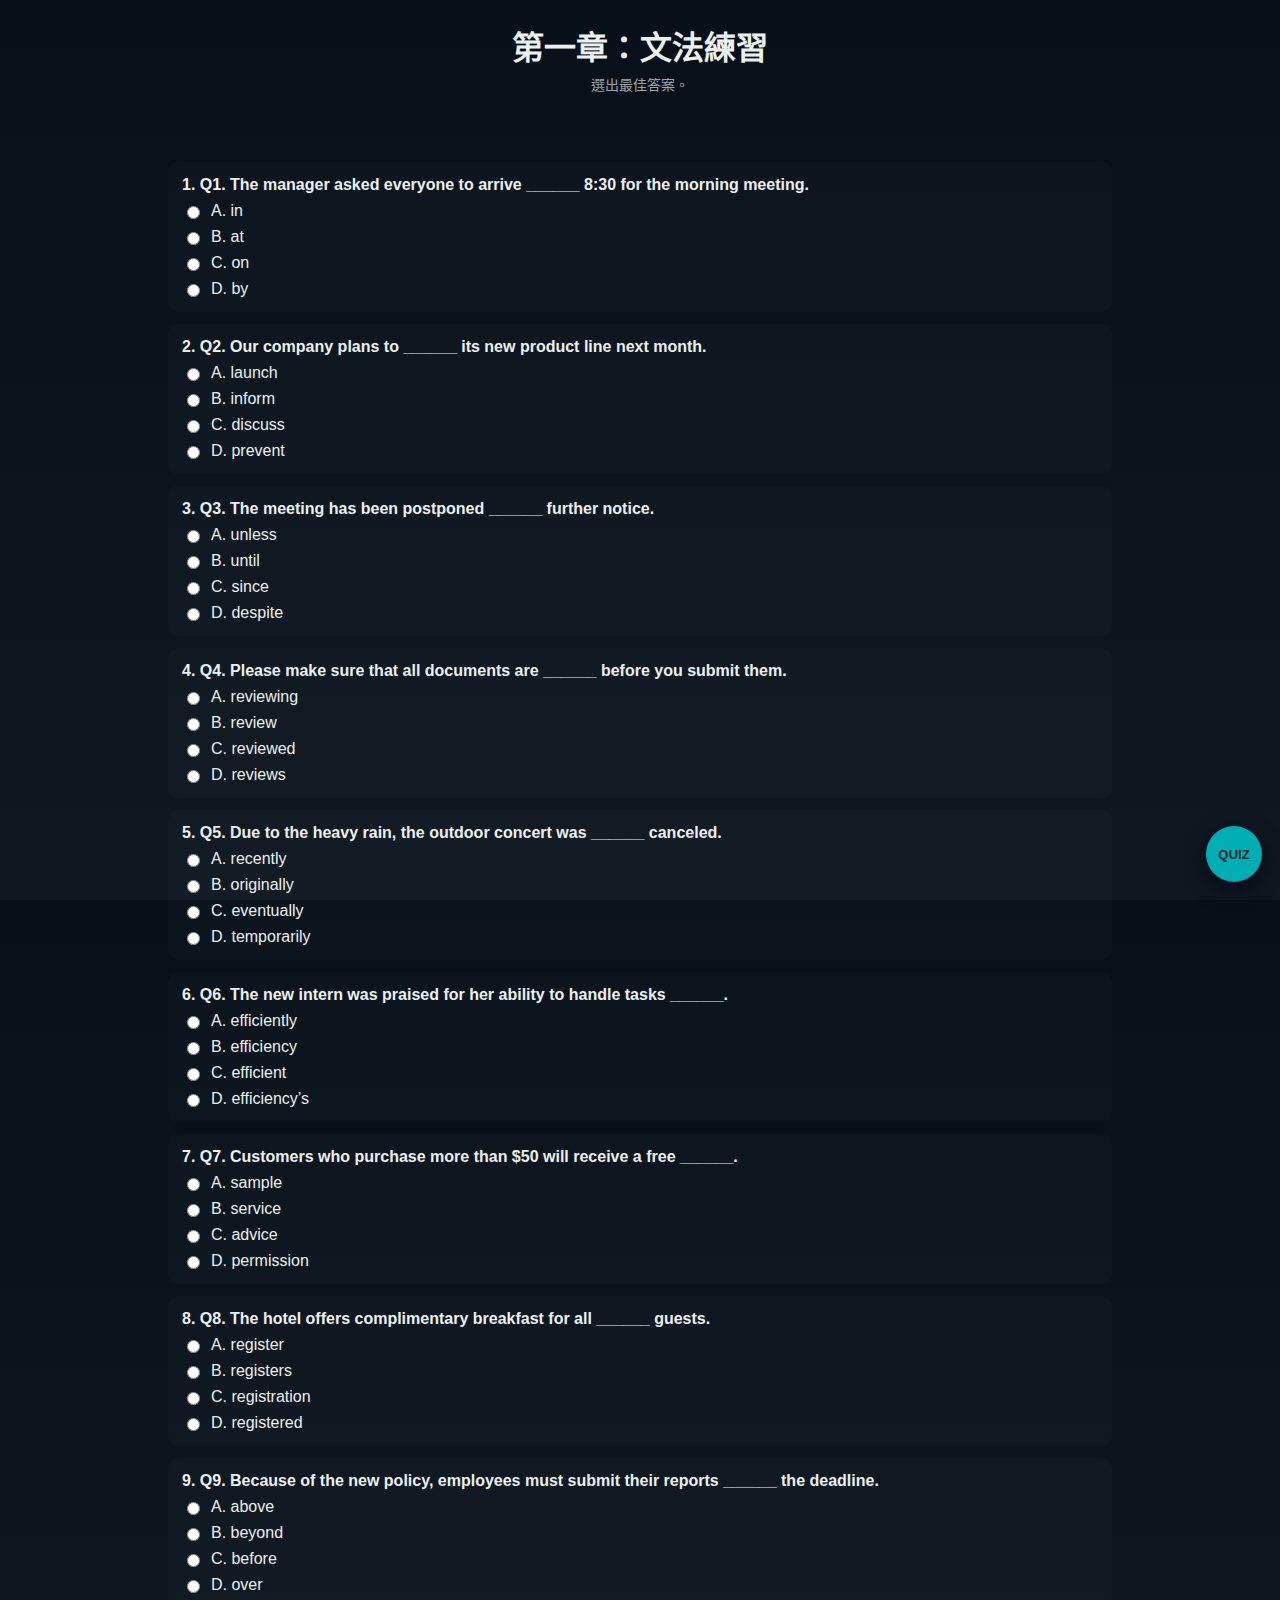
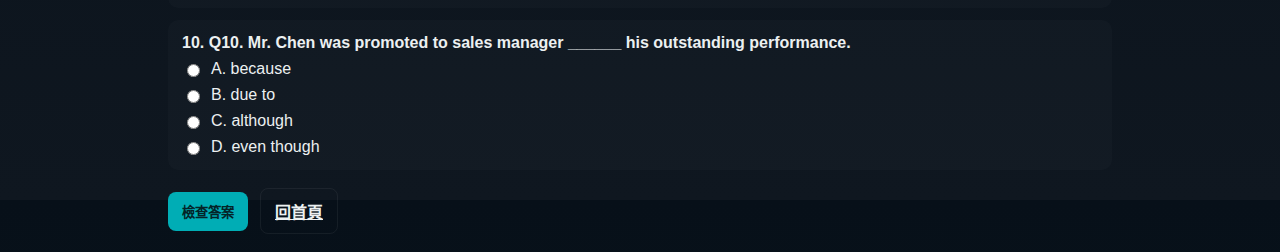
<file: grammar.html>
<!DOCTYPE html>
<html lang="zh-TW">
<head>
  <meta charset="utf-8">
  <meta name="viewport" content="width=device-width, initial-scale=1">
  <title>TOEIC 文法練習</title>
  <link rel="stylesheet" href="style.css">
</head>
<body>
  <header class="site-header">
    <h1>第一章：文法練習</h1>
    <p class="lead">選出最佳答案。</p>
  </header>

  <main class="container">
    <div id="grammar-root"></div>
    <div class="actions">
      <button id="checkGrammar" class="btn">檢查答案</button>
      <a class="btn ghost" href="index.html">回首頁</a>
    </div>
  </main>

  <script src="script.js"></script>
</body>
</html>
</file>
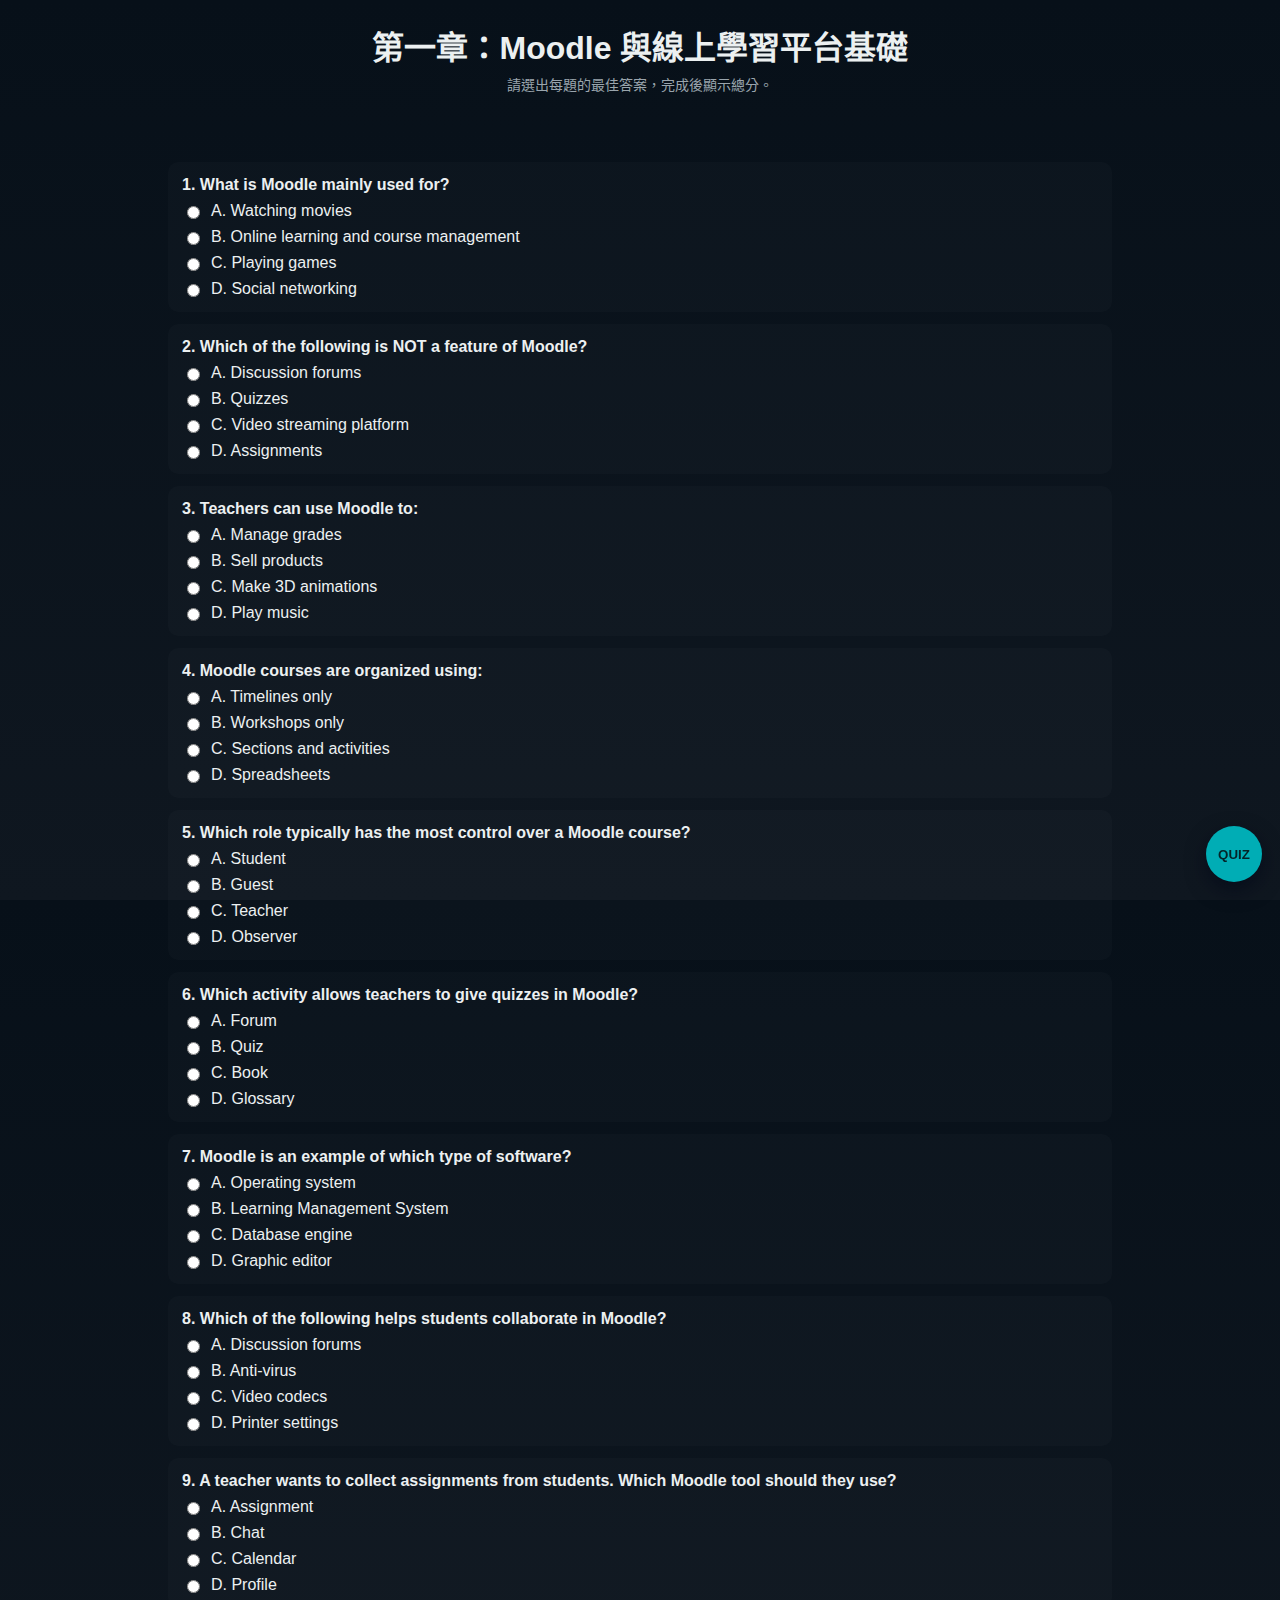
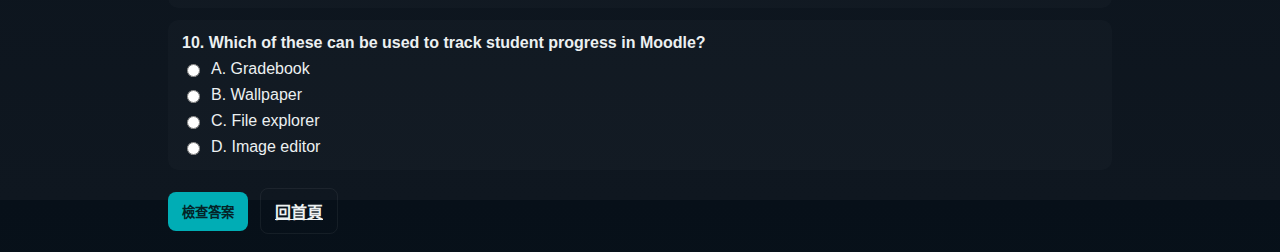
<file: quiz.html>
<!DOCTYPE html>
<html lang="zh-TW">
<head>
  <meta charset="utf-8">
  <meta name="viewport" content="width=device-width, initial-scale=1">
  <title>第一章：Moodle 與線上學習平台基礎 Quiz</title>
  <link rel="stylesheet" href="style.css">
</head>
<body>
  <header class="site-header">
    <h1>第一章：Moodle 與線上學習平台基礎</h1>
    <p class="lead">請選出每題的最佳答案，完成後顯示總分。</p>
  </header>

  <main class="container">
    <div id="quiz-root"></div>
    <div class="actions">
      <button id="checkQuiz" class="btn">檢查答案</button>
      <a class="btn ghost" href="index.html">回首頁</a>
    </div>
  </main>

  <script src="script.js"></script>
</body>
</html>
</file>
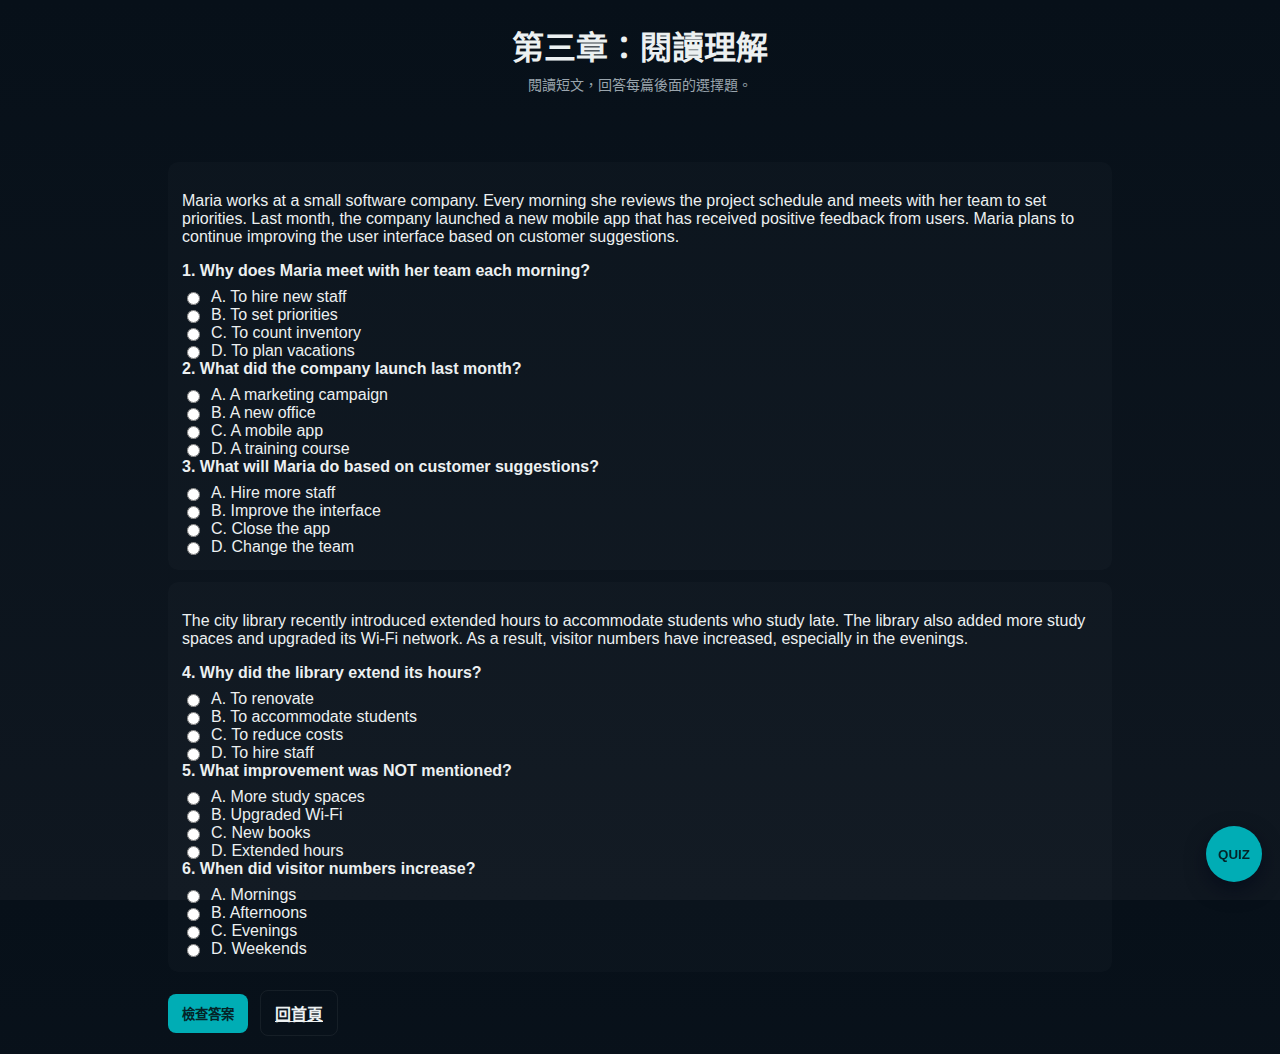
<file: reading.html>
<!DOCTYPE html>
<html lang="zh-TW">
<head>
  <meta charset="utf-8">
  <meta name="viewport" content="width=device-width, initial-scale=1">
  <title>TOEIC 閱讀練習</title>
  <link rel="stylesheet" href="style.css">
</head>
<body>
  <header class="site-header">
    <h1>第三章：閱讀理解</h1>
    <p class="lead">閱讀短文，回答每篇後面的選擇題。</p>
  </header>

  <main class="container">
    <div id="reading-root"></div>
    <div class="actions">
      <button id="checkReading" class="btn">檢查答案</button>
      <a class="btn ghost" href="index.html">回首頁</a>
    </div>
  </main>

  <script src="script.js"></script>
</body>
</html>
</file>
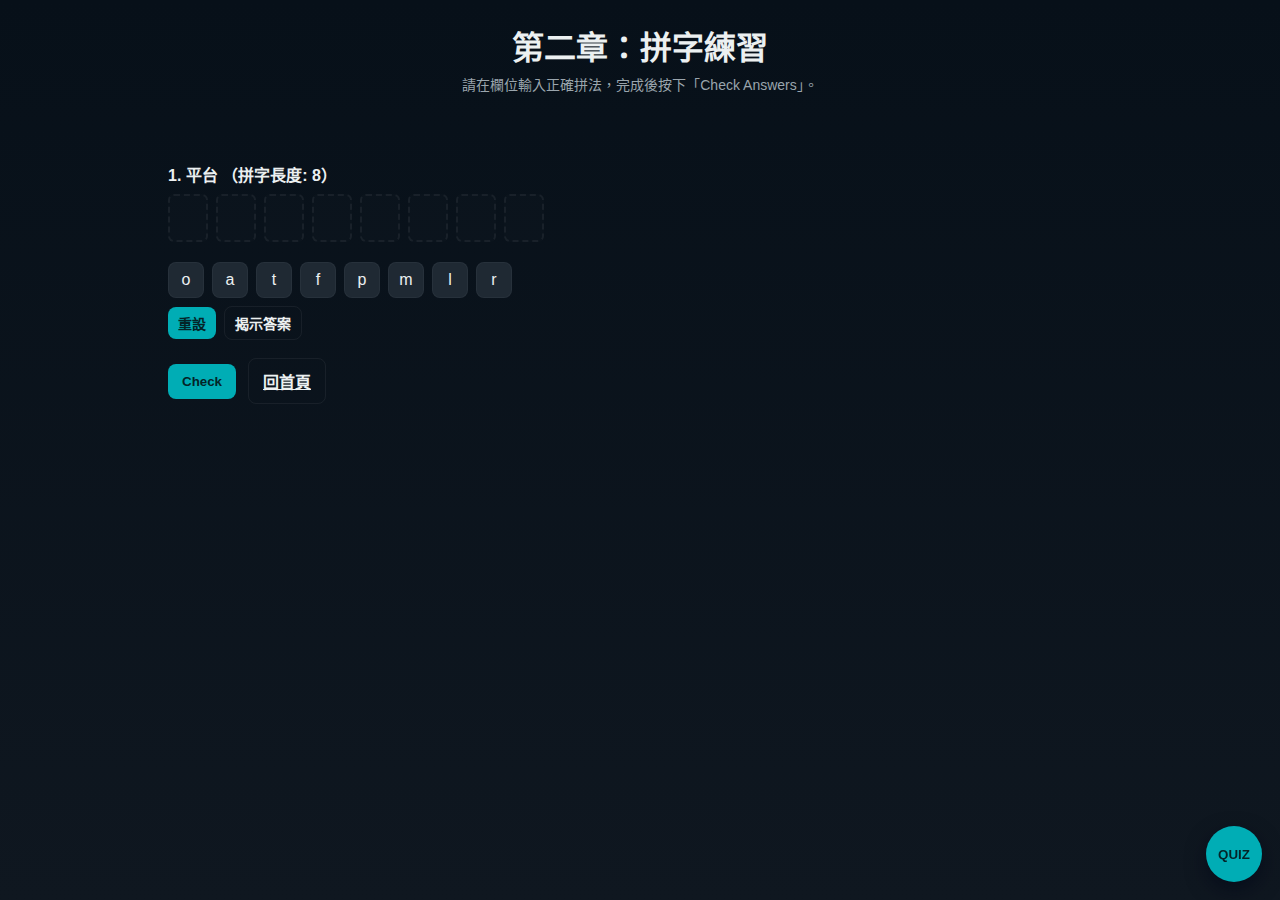
<file: vocabulary.html>
<!DOCTYPE html>
<html lang="zh-TW">
<head>
  <meta charset="utf-8">
  <meta name="viewport" content="width=device-width, initial-scale=1">
  <title>TOEIC 拼字練習</title>
  <link rel="stylesheet" href="style.css">
</head>
<body>
  <header class="site-header">
    <h1>第二章：拼字練習</h1>
    <p class="lead">請在欄位輸入正確拼法，完成後按下「Check Answers」。</p>
  </header>

  <main class="container">
    <form id="vocab-form"></form>
    <div class="actions">
      <button id="checkVocab" class="btn" type="button">Check Answers</button>
      <a class="btn ghost" href="index.html">回首頁</a>
    </div>
  </main>

  <script src="script.js"></script>
</body>
</html>
</file>
<file: style.css>
:root{
  --bg: #0f1720;
  --card: #1f2933;
  --muted: #9aa5ad;
  --accent: #00adb5;
  --success: #27ae60;
  --danger: #e74c3c;
  --text: #ecf0f1;
}
*{box-sizing:border-box}
html,body{height:100%}
body{
  margin:0;padding:0;
  font-family: -apple-system, BlinkMacSystemFont, "Segoe UI", Roboto, "Noto Sans", "Helvetica Neue", Arial;
  background: linear-gradient(180deg,#071019 0%, var(--bg) 100%);
  color:var(--text);
}
.container{max-width:980px;margin:28px auto;padding:18px}
.site-header{padding:22px 18px;text-align:center}
.site-header h1{margin:0 0 6px;font-size:clamp(20px,3vw,32px)}
.site-header .lead{color:var(--muted);margin:0;font-size:14px}
.section-grid{display:grid;grid-template-columns:repeat(auto-fit,minmax(220px,1fr));gap:18px;margin-top:22px}
.card{display:block;padding:18px;border-radius:12px;background:var(--card);color:var(--text);text-decoration:none;text-align:left;box-shadow:0 6px 18px rgba(2,6,23,0.6);transition:transform 160ms ease, box-shadow 160ms}
.card:hover{transform:translateY(-6px);box-shadow:0 12px 30px rgba(2,6,23,0.7)}
.card .muted{color:var(--muted);font-size:13px}
.actions{margin-top:18px;display:flex;gap:12px;align-items:center}
.btn{background:var(--accent);color:#042428;padding:10px 14px;border-radius:8px;border:none;cursor:pointer;font-weight:600}
.btn.ghost{background:transparent;color:var(--text);border:1px solid rgba(255,255,255,0.06)}
.question{background:rgba(255,255,255,0.02);padding:14px;border-radius:10px;margin-bottom:12px}
.q-title{font-weight:600;margin-bottom:8px}
.options{display:flex;flex-direction:column;gap:8px}
.option-item{display:flex;gap:8px;align-items:center}
.muted{color:var(--muted)}
.result{margin-top:12px;padding:10px;border-radius:8px}
.correct{background:rgba(39,174,96,0.12);border:1px solid rgba(39,174,96,0.18);color:var(--success)}
.wrong{background:rgba(231,76,60,0.08);border:1px solid rgba(231,76,60,0.12);color:var(--danger)}
.feedback{margin-left:10px;font-weight:600}
input[type="text"].vocab-input{width:100%;padding:8px;border-radius:8px;border:1px solid rgba(255,255,255,0.06);background:rgba(255,255,255,0.02);color:var(--text)}
small.hint{display:block;color:var(--muted);margin-top:6px}
footer.site-footer{text-align:center;padding:18px;color:var(--muted);font-size:13px}

/* small screens */
@media (max-width:520px){
  .actions{flex-direction:column;align-items:stretch}
}

/* live status next to inputs */
.live-status{display:inline-block;margin-left:10px;font-size:18px;vertical-align:middle}
.vocab-input.correct{border-color:rgba(39,174,96,0.6);box-shadow:0 0 0 4px rgba(39,174,96,0.06)}
.vocab-input.wrong{border-color:rgba(231,76,60,0.6);box-shadow:0 0 0 4px rgba(231,76,60,0.04)}
.live-status.correct{color:var(--success)}
.live-status.wrong{color:var(--danger)}

/* Drag & drop tiles for vocabulary game */
.tiles-wrapper{display:flex;flex-direction:column;gap:12px}
.slots-container{display:flex;gap:8px;flex-wrap:wrap;margin-bottom:8px}
.slot{width:40px;height:48px;border-radius:6px;border:2px dashed rgba(255,255,255,0.06);display:flex;align-items:center;justify-content:center;background:rgba(255,255,255,0.01);font-weight:700}
.slot.filled{border-style:solid;border-color:rgba(255,255,255,0.08)}
.tiles-container{display:flex;flex-wrap:wrap;gap:8px}
.tile{min-width:36px;height:36px;border-radius:8px;background:var(--card);display:flex;align-items:center;justify-content:center;cursor:grab;user-select:none;padding:6px 8px;border:1px solid rgba(255,255,255,0.04)}
.tile:active{cursor:grabbing}
.tile.used{opacity:0.45;cursor:default}
.slot.correct{background:rgba(39,174,96,0.12);border-color:rgba(39,174,96,0.3)}
.slot.wrong{background:rgba(231,76,60,0.06);border-color:rgba(231,76,60,0.18)}
.small-controls{display:flex;gap:8px;align-items:center;margin-top:8px}
.btn.small{padding:6px 10px;font-size:14px}

/* Floating quiz button and modal */
.floating-quiz-btn{
  position:fixed;right:18px;bottom:18px;z-index:2000;display:flex;align-items:center;justify-content:center;
  width:56px;height:56px;border-radius:50%;background:var(--accent);color:#042428;font-weight:800;border:none;cursor:pointer;box-shadow:0 8px 20px rgba(2,6,23,0.6)
}
.floating-quiz-btn:hover{transform:translateY(-3px)}
.quiz-modal-overlay{position:fixed;inset:0;background:rgba(2,6,23,0.6);display:none;align-items:center;justify-content:center;z-index:3000}
.quiz-modal{width:min(900px,95%);max-height:90vh;overflow:auto;background:var(--bg);border-radius:12px;padding:18px;border:1px solid rgba(255,255,255,0.04)}
.quiz-modal .modal-head{display:flex;justify-content:space-between;align-items:center;margin-bottom:12px}
.quiz-modal .modal-head h3{margin:0}
.quiz-modal .modal-body{padding-top:6px}
.quiz-modal .modal-controls{display:flex;gap:8px;align-items:center;margin-top:12px}
.quiz-modal.show{display:flex}
html, body {
  margin: 0;
  padding: 0;
}

canvas {
  display: block;
}

/* 右上角下拉選單容器 */
#dropdownContainer {
  position: fixed;
  top: 12px;
  right: 12px;
  z-index: 1000;
}

#infoDropdown {
  background: rgba(57,62,70,0.9);
  color: #eee;
  border: 1px solid rgba(255,255,255,0.08);
  padding: 6px 10px;
  padding-right: 36px; /* 給箭頭保留空間 */
  font-size: 14px;
  border-radius: 6px;
  -webkit-appearance: none;
  appearance: none;
  background-image: url("data:image/svg+xml;utf8,<svg xmlns='http://www.w3.org/2000/svg' viewBox='0 0 10 6'><polyline points='1 1 5 5 9 1' fill='none' stroke='%23eee' stroke-width='1.5' stroke-linecap='round' stroke-linejoin='round'/></svg>");
  background-repeat: no-repeat;
  background-position: right 10px center;
  background-size: 12px 12px;
  cursor: pointer;
}

/* 在窄螢幕時縮小字級 */
@media (max-width: 480px) {
  #infoDropdown { font-size: 12px; padding: 5px 8px; }
}
</file>
